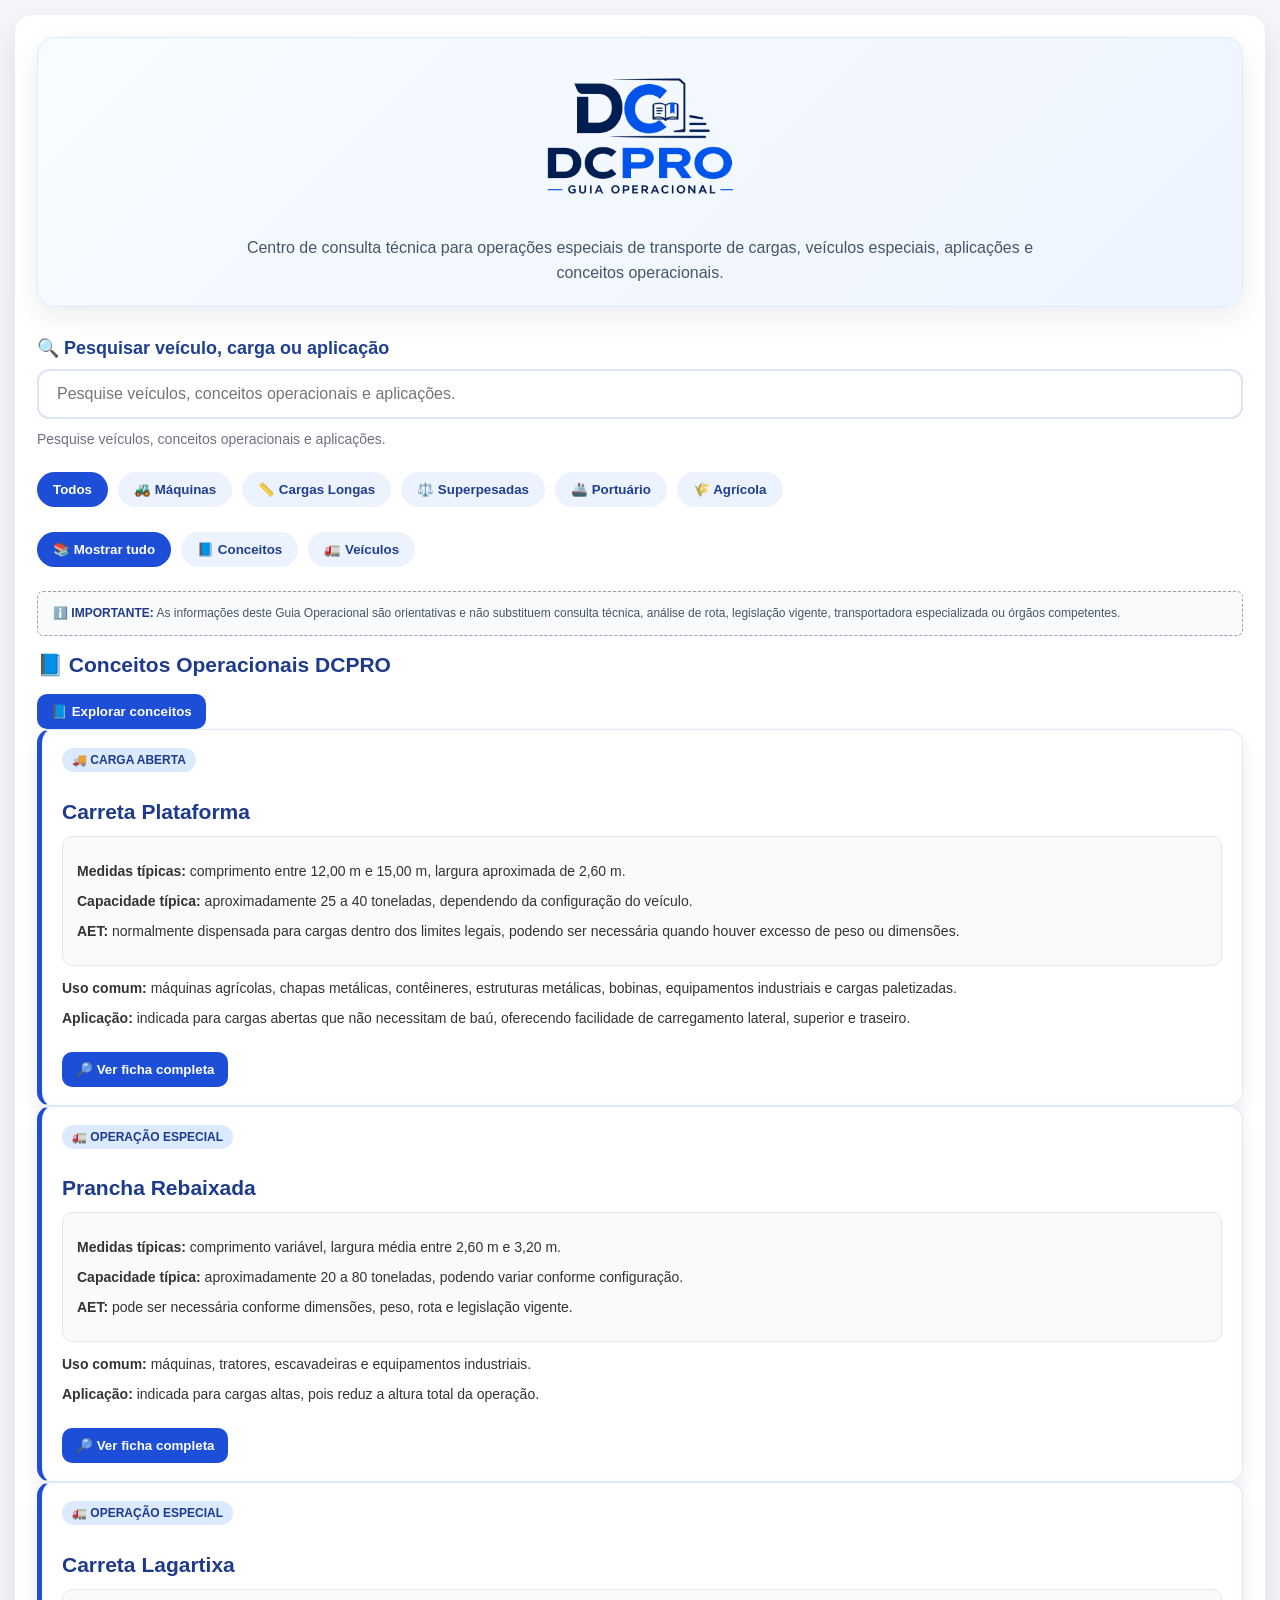
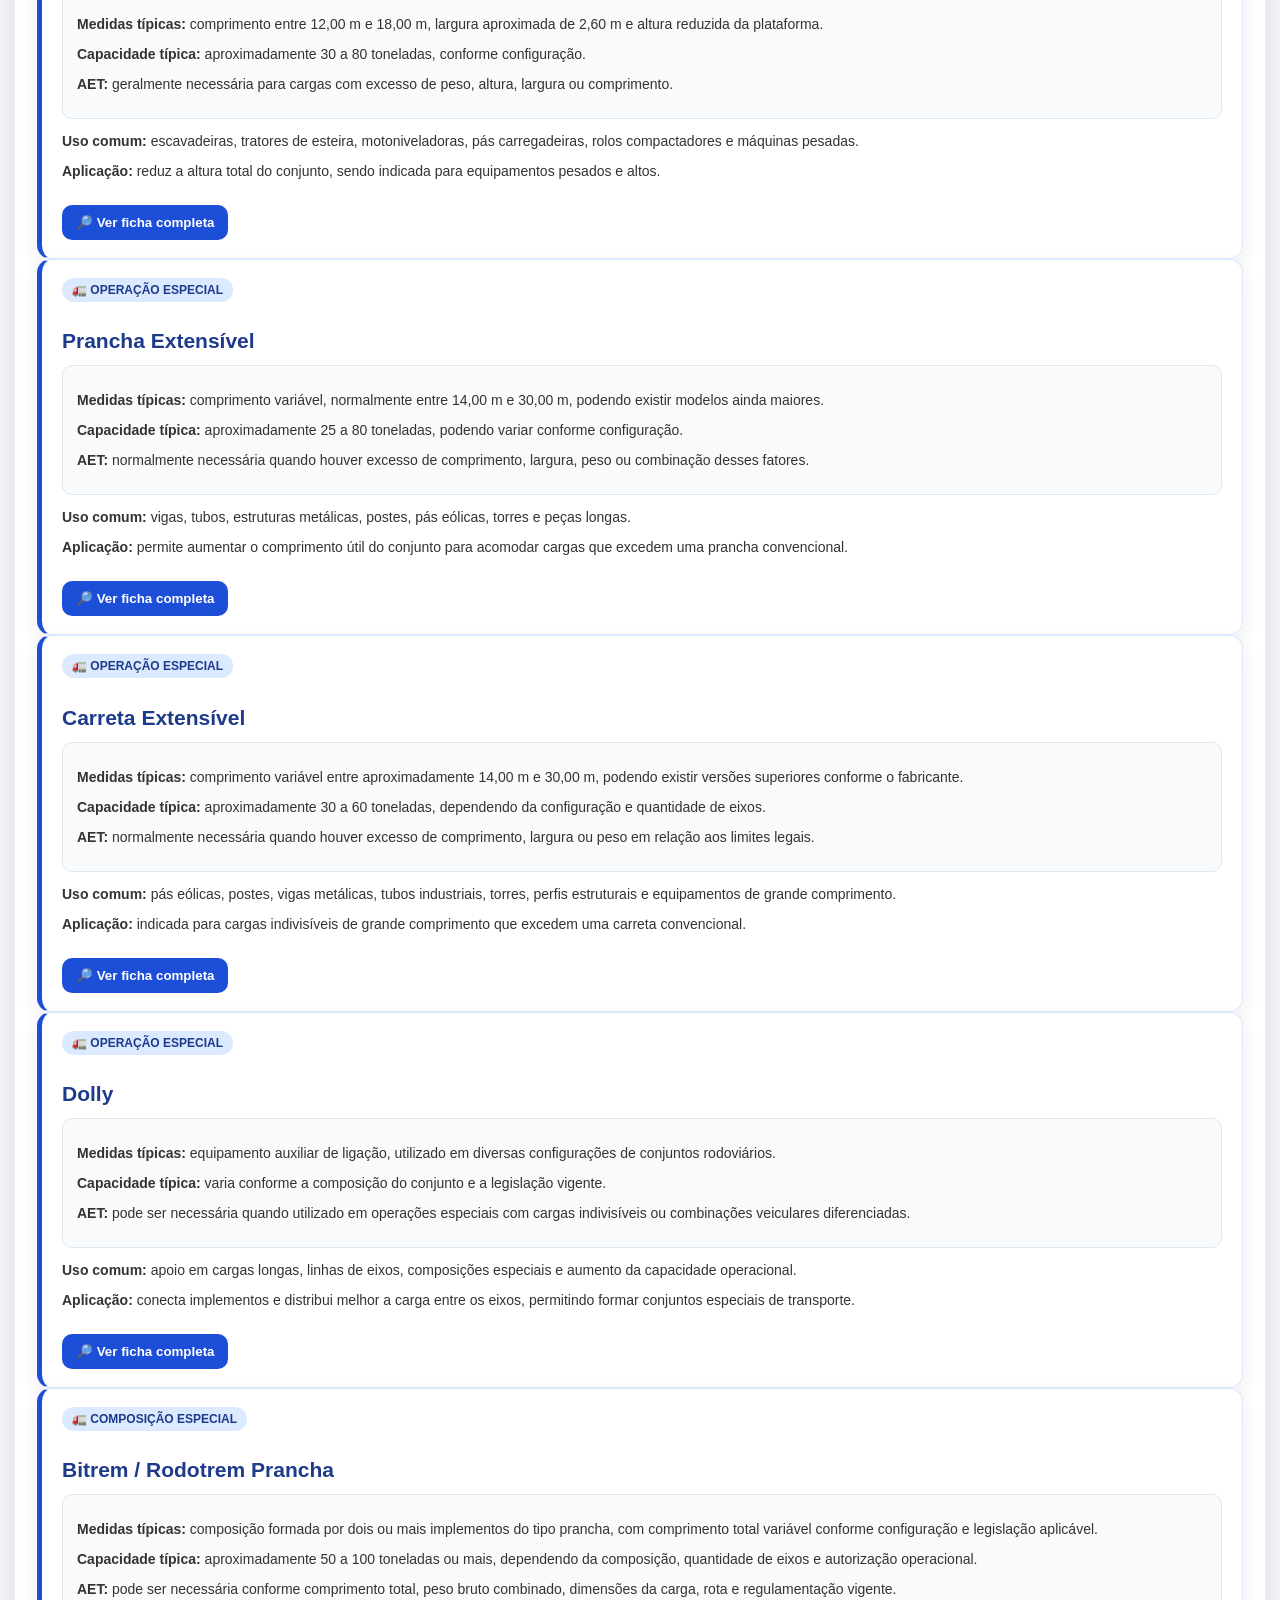
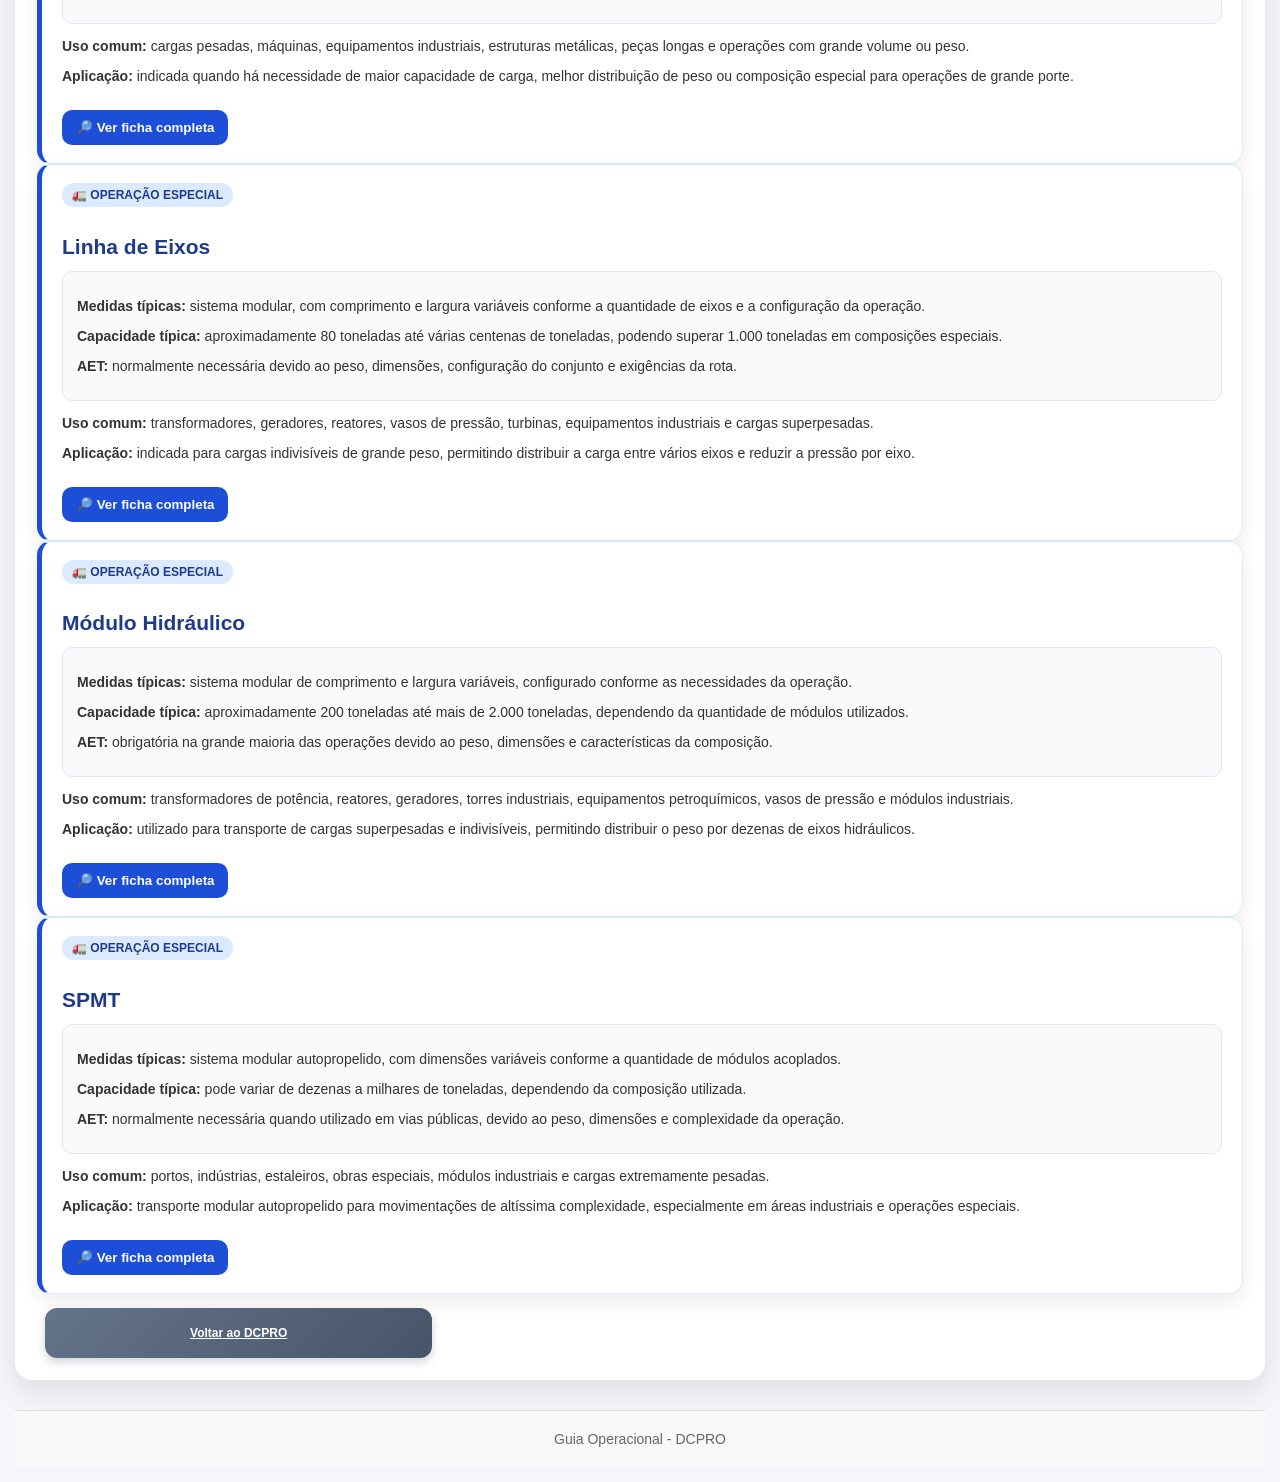
<file: src/veiculos-especiais-busca-inteligente.html>
<!DOCTYPE html>
<html lang="pt-BR">
<head>
  <meta charset="UTF-8" />
  <meta name="viewport" content="width=device-width, initial-scale=1.0" />
  <title>Veículos Especiais | DCPRO</title>

  <link rel="icon" type="image/png" href="../assets/img/favicon.png" />
  <link rel="stylesheet" href="../assets/css/style.css" />
  <link rel="stylesheet" href="../assets/css/guia.css" />

  
</head>

<body>
  <div class="container">
   <header class="guia-hero">
 <img
  src="../assets/logo/logo-guia-operacional.png"
  alt="Guia Operacional DCPRO"
  class="guia-logo"
/>

  <h1 class="titulo-seo">Guia Operacional DCPRO</h1>

  <p>
  Centro de consulta técnica para operações especiais de transporte de cargas,
  veículos especiais, aplicações e conceitos operacionais.
</p>

</header>
    
    <section class="biblioteca-busca">
  <label for="campo-busca-biblioteca">
    🔍 Pesquisar veículo, carga ou aplicação
  </label>

  <input
    type="text"
    id="campo-busca-biblioteca"
    placeholder="Pesquise veículos, conceitos operacionais e aplicações."
    oninput="filtrarBiblioteca()"
  />

  <p id="resultado-busca-biblioteca">
    Pesquise veículos, conceitos operacionais e aplicações.
  </p>
</section>
   
   <div class="filtros-biblioteca">

    <button class="btn-filtro ativo" onclick="filtrarCategoria('todos', this)">
        Todos
    </button>

    <button class="btn-filtro" onclick="filtrarCategoria('maquinas', this)">
        🚜 Máquinas
    </button>

    <button class="btn-filtro" onclick="filtrarCategoria('longas', this)">
        📏 Cargas Longas
    </button>

    <button class="btn-filtro" onclick="filtrarCategoria('superpesadas', this)">
        ⚖️ Superpesadas
    </button>

    <button class="btn-filtro" onclick="filtrarCategoria('portuario', this)">
        🚢 Portuário
    </button>

    <button class="btn-filtro" onclick="filtrarCategoria('agricola', this)">
        🌾 Agrícola
    </button>

</div>
   
   <div class="modo-guia">
  <button class="btn-modo ativo" onclick="mostrarModoGuia('todos', this)">
    📚 Mostrar tudo
  </button>

  <button class="btn-modo" onclick="mostrarModoGuia('conceitos', this)">
    📘 Conceitos
  </button>

  <button class="btn-modo" onclick="mostrarModoGuia('veiculos', this)">
    🚛 Veículos
  </button>
</div>
   
    <section class="nota-formal">
      ℹ️ <strong>IMPORTANTE:</strong>
      As informações deste Guia Operacional são orientativas e não substituem consulta técnica, análise de rota, legislação vigente, transportadora especializada ou órgãos competentes.
    </section>

<section class="conceitos-operacionais" id="secao-conceitos">
  <h2>📘 Conceitos Operacionais DCPRO</h2>

  <button class="btn-detalhes" onclick="togglePainelConceitos()">
    📘 Explorar conceitos
  </button>

  <div id="painel-conceitos" class="painel-conceitos">
    <div class="conceito-topo">
      <button class="btn-nav-conceito" onclick="mudarConceito(-1)">◀</button>

      <div>
        <h3 id="titulo-conceito">O que é AET?</h3>
        <span id="contador-conceito">1 / 6</span>
      </div>

      <button class="btn-nav-conceito" onclick="mudarConceito(1)">▶</button>
    </div>

    <div id="conteudo-conceito" class="conteudo-conceito"></div>
  </div>
</section>

<!-- 🚚 PLATAFORMAS CONVENCIONAIS -->

<article id="veiculo-prancha-rebaixada" class="card-biblioteca" data-categoria="maquinas industriais agricola" data-tags="carreta plataforma plataforma carga aberta cargas abertas máquina agricola maquinas agricolas maquinas agrícolas trator tratores empilhadeira empilhadeiras bobina bobinas chapa chapas metalicas chapas metálicas conteiner container contêiner contêineres estrutura metalica estruturas metalicas tubo tubos equipamento industrial equipamentos industriais carga paletizada cargas paletizadas carregamento lateral carregamento superior guindaste ponte rolante">

  <span class="selo-biblioteca">🚚 CARGA ABERTA</span>

  <h2>Carreta Plataforma</h2>

  <div class="info-tecnica">
    <p><strong>Medidas típicas:</strong> comprimento entre 12,00 m e 15,00 m, largura aproximada de 2,60 m.</p>

    <p><strong>Capacidade típica:</strong> aproximadamente 25 a 40 toneladas, dependendo da configuração do veículo.</p>

    <p><strong>AET:</strong> normalmente dispensada para cargas dentro dos limites legais, podendo ser necessária quando houver excesso de peso ou dimensões.</p>
  </div>

  <p><strong>Uso comum:</strong> máquinas agrícolas, chapas metálicas, contêineres, estruturas metálicas, bobinas, equipamentos industriais e cargas paletizadas.</p>

  <p><strong>Aplicação:</strong> indicada para cargas abertas que não necessitam de baú, oferecendo facilidade de carregamento lateral, superior e traseiro.</p>

  <button class="btn-detalhes" onclick="toggleDetalhes(this)">
    🔎 Ver ficha completa
  </button>

  <div class="detalhes-tecnicos">

    <h3>Ficha Técnica — Carreta Plataforma</h3>

    <p><strong>Quando utilizar:</strong> quando a carga não exige proteção contra intempéries e pode ser transportada sobre uma plataforma aberta.</p>

    <p><strong>Vantagens:</strong></p>

    <ul>
      <li>Grande versatilidade para diferentes tipos de carga.</li>
      <li>Facilidade de carregamento por guindastes e pontes rolantes.</li>
      <li>Permite carga e descarga pelos quatro lados.</li>
      <li>Baixo custo operacional em comparação aos equipamentos especiais.</li>
    </ul>

    <p><strong>Limitações:</strong></p>

    <ul>
      <li>Não protege a carga contra chuva ou intempéries.</li>
      <li>Necessita amarração adequada.</li>
      <li>Pode exigir lonamento dependendo da carga transportada.</li>
      <li>Limitada para cargas muito altas ou extremamente pesadas.</li>
    </ul>

    <p><strong>Complexidade operacional:</strong> ⭐⭐⭐☆☆ Média.</p>

    <p><strong>Necessidade de AET:</strong> somente quando houver excesso de peso, largura, comprimento ou altura em relação aos limites estabelecidos pela legislação.</p>

    <p><strong>Exemplos reais:</strong> tratores agrícolas, empilhadeiras, bobinas de aço, chapas metálicas, tubos, contêineres, equipamentos industriais e estruturas metálicas.</p>

    <p><strong>Dica DCPRO:</strong> é uma das carretas mais versáteis do transporte rodoviário. Sempre confira o centro de gravidade da carga e a distribuição do peso sobre os eixos.</p>

    <p><strong>Curiosidade DCPRO:</strong> apesar de simples, a plataforma continua sendo uma das implementações mais utilizadas no transporte de cargas industriais devido à sua flexibilidade.</p>

    <p><strong>Veículos semelhantes:</strong> Prancha Rebaixada, Carreta Extensível e Bitrem Prancha.</p>

  </div>

</article>

<!-- 🚛 PRANCHAS -->

<article id="veiculo-prancha-rebaixada" class="card-biblioteca" data-categoria="maquinas industriais agricola" data-tags="prancha rebaixada carreta prancha baixa escavadeira escavadeiras trator tratores colheitadeira colheitadeiras motoniveladora motoniveladoras pa carregadeira pas carregadeiras rolo compactador rolos compactadores maquina pesada maquinas pesadas equipamento industrial equipamentos industriais carga alta altura excesso de altura transporte de maquinas prancha para maquina plataforma baixa">
  <span class="selo-biblioteca">🚛 OPERAÇÃO ESPECIAL</span>

  <h2>Prancha Rebaixada</h2>

  <div class="info-tecnica">
    <p><strong>Medidas típicas:</strong> comprimento variável, largura média entre 2,60 m e 3,20 m.</p>
    <p><strong>Capacidade típica:</strong> aproximadamente 20 a 80 toneladas, podendo variar conforme configuração.</p>
    <p><strong>AET:</strong> pode ser necessária conforme dimensões, peso, rota e legislação vigente.</p>
  </div>

  <p><strong>Uso comum:</strong> máquinas, tratores, escavadeiras e equipamentos industriais.</p>
  <p><strong>Aplicação:</strong> indicada para cargas altas, pois reduz a altura total da operação.</p>

  <button class="btn-detalhes" onclick="toggleDetalhes(this)">
    🔎 Ver ficha completa
  </button>

  <div class="detalhes-tecnicos">
    <h3>Ficha Técnica — Prancha Rebaixada</h3>

    <p><strong>Quando utilizar:</strong> quando a principal limitação da operação for a altura da carga. A prancha rebaixada reduz a altura total do conjunto, permitindo transportar equipamentos altos com maior segurança.</p>

    <p><strong>Vantagens:</strong></p>
    <ul>
      <li>Reduz significativamente a altura total da operação.</li>
      <li>Boa estabilidade para máquinas pesadas.</li>
      <li>Facilita o transporte de equipamentos de grande porte.</li>
      <li>Pode reduzir desvios por limitações de altura.</li>
    </ul>

    <p><strong>Limitações:</strong></p>
    <ul>
      <li>Exige atenção no carregamento e descarregamento.</li>
      <li>Pode necessitar de rampas apropriadas.</li>
      <li>O ângulo de ataque pode limitar alguns equipamentos.</li>
      <li>Pode exigir AET conforme peso, rota e dimensões finais.</li>
    </ul>

    <p><strong>Complexidade operacional:</strong> ⭐⭐⭐⭐☆ Alta.</p>

    <p><strong>Necessidade de AET:</strong> depende do PBTC, largura final, altura final, comprimento total, rota e órgão responsável pela via.</p>

    <p><strong>Exemplos reais:</strong> escavadeiras, tratores, motoniveladoras, pás carregadeiras, rolos compactadores, colheitadeiras, perfuratrizes, britadores móveis e máquinas florestais.</p>

    <p><strong>Dica DCPRO:</strong> antes de escolher uma plataforma convencional, compare a altura final da operação. Em muitos casos, a prancha rebaixada é mais adequada quando o principal problema é altura.</p>

    <p><strong>Curiosidade DCPRO:</strong> existem diferentes configurações de prancha rebaixada, como modelos de 2 eixos, 3 eixos, pescoço removível e versões hidráulicas. A escolha depende do peso, dimensões, distribuição da carga e percurso.</p>

    <p><strong>Veículos semelhantes:</strong> Prancha Extensível, Carreta Lagartixa, Carreta Plataforma e Linha de Eixos.</p>
  </div>
</article>

<article class="card-biblioteca" data-categoria="maquinas industriais" data-tags="carreta lagartixa lagartixa prancha lagartixa maquina pesada maquinas pesadas escavadeira escavadeiras trator de esteira tratores de esteira motoniveladora motoniveladoras pa carregadeira pas carregadeiras rolo compactador rolos compactadores perfuratriz perfuratrizes britador britadores guindaste sobre esteira altura carga alta centro de gravidade baixo plataforma rebaixada">

  <span class="selo-biblioteca">🚛 OPERAÇÃO ESPECIAL</span>

  <h2>Carreta Lagartixa</h2>

  <div class="info-tecnica">
    <p><strong>Medidas típicas:</strong> comprimento entre 12,00 m e 18,00 m, largura aproximada de 2,60 m e altura reduzida da plataforma.</p>

    <p><strong>Capacidade típica:</strong> aproximadamente 30 a 80 toneladas, conforme configuração.</p>

    <p><strong>AET:</strong> geralmente necessária para cargas com excesso de peso, altura, largura ou comprimento.</p>
  </div>

  <p><strong>Uso comum:</strong> escavadeiras, tratores de esteira, motoniveladoras, pás carregadeiras, rolos compactadores e máquinas pesadas.</p>

  <p><strong>Aplicação:</strong> reduz a altura total do conjunto, sendo indicada para equipamentos pesados e altos.</p>

  <button class="btn-detalhes" onclick="toggleDetalhes(this)">
    🔎 Ver ficha completa
  </button>

  <div class="detalhes-tecnicos">

    <h3>Ficha Técnica — Carreta Lagartixa</h3>

    <p><strong>Quando utilizar:</strong> quando a operação exigir transportar máquinas pesadas mantendo a menor altura possível em relação ao solo.</p>

    <p><strong>Vantagens:</strong></p>

    <ul>
      <li>Excelente estabilidade para máquinas pesadas.</li>
      <li>Centro de gravidade reduzido.</li>
      <li>Facilita o transporte de equipamentos altos.</li>
      <li>Boa distribuição de peso entre os eixos.</li>
    </ul>

    <p><strong>Limitações:</strong></p>

    <ul>
      <li>Necessita áreas adequadas para carga e descarga.</li>
      <li>Possui limitações em terrenos muito irregulares.</li>
      <li>Algumas operações exigem rampas específicas.</li>
      <li>Frequentemente necessita AET.</li>
    </ul>

    <p><strong>Complexidade operacional:</strong> ⭐⭐⭐⭐⭐ Muito Alta.</p>

    <p><strong>Necessidade de AET:</strong> bastante comum quando houver excesso de peso, altura, largura ou quando a rota possuir restrições.</p>

    <p><strong>Exemplos reais:</strong> tratores de esteira, escavadeiras hidráulicas, perfuratrizes, guindastes sobre esteiras, britadores móveis e equipamentos de mineração.</p>

    <p><strong>Dica DCPRO:</strong> quando a limitação principal for a altura da máquina, a Carreta Lagartixa normalmente oferece melhor desempenho que uma plataforma convencional.</p>

    <p><strong>Curiosidade DCPRO:</strong> o nome "Lagartixa" surgiu devido ao formato do pescoço rebaixado do implemento, permitindo transportar máquinas mais próximas ao solo.</p>

    <p><strong>Veículos semelhantes:</strong> Prancha Rebaixada, Linha de Eixos, Módulo Hidráulico e SPMT.</p>

  </div>

</article>

<article id="veiculo-prancha-extensivel" class="card-biblioteca" data-categoria="longas industriais" data-tags="prancha extensivel prancha extensiva extensivel extensiva pa eolica pas eolicas eolica eolicas aerogerador aerogeradores helice helices viga vigas tubo tubos poste postes estrutura metalica estruturas metalicas torre torres perfil metalico perfis metalicos carga longa comprimento excesso de comprimento transporte longo peça longa peca longa longarina longarinas">
  <span class="selo-biblioteca">🚛 OPERAÇÃO ESPECIAL</span>

  <h2>Prancha Extensível</h2>

  <div class="info-tecnica">
    <p><strong>Medidas típicas:</strong> comprimento variável, normalmente entre 14,00 m e 30,00 m, podendo existir modelos ainda maiores.</p>
    <p><strong>Capacidade típica:</strong> aproximadamente 25 a 80 toneladas, podendo variar conforme configuração.</p>
    <p><strong>AET:</strong> normalmente necessária quando houver excesso de comprimento, largura, peso ou combinação desses fatores.</p>
  </div>

  <p><strong>Uso comum:</strong> vigas, tubos, estruturas metálicas, postes, pás eólicas, torres e peças longas.</p>
  <p><strong>Aplicação:</strong> permite aumentar o comprimento útil do conjunto para acomodar cargas que excedem uma prancha convencional.</p>

  <button class="btn-detalhes" onclick="toggleDetalhes(this)">
    🔎 Ver ficha completa
  </button>

  <div class="detalhes-tecnicos">
    <h3>Ficha Técnica — Prancha Extensível</h3>

    <p><strong>Quando utilizar:</strong> quando o principal desafio da operação for o comprimento da carga. A prancha extensível aumenta o comprimento útil do equipamento, permitindo transportar cargas indivisíveis longas com maior segurança.</p>

    <p><strong>Vantagens:</strong></p>
    <ul>
      <li>Permite transportar cargas extremamente longas.</li>
      <li>Maior flexibilidade operacional.</li>
      <li>Boa distribuição do peso entre os eixos.</li>
      <li>Reduz necessidade de improvisações.</li>
    </ul>

    <p><strong>Limitações:</strong></p>
    <ul>
      <li>Menor agilidade em manobras.</li>
      <li>Exige maior raio de curva.</li>
      <li>Pode exigir cavalo mecânico mais potente.</li>
      <li>Frequentemente necessita AET.</li>
    </ul>

    <p><strong>Complexidade operacional:</strong> ⭐⭐⭐⭐☆ Alta.</p>
    <p><strong>Necessidade de AET:</strong> normalmente necessária quando houver excesso de comprimento, combinação de excessos dimensionais ou exigência da rota.</p>
    <p><strong>Exemplos reais:</strong> pás eólicas, postes de concreto, tubos industriais, vigas metálicas, estruturas pré-moldadas, torres e longarinas.</p>
    <p><strong>Dica DCPRO:</strong> quando o problema principal da operação for o comprimento da carga, a prancha extensível costuma ser a solução mais eficiente.</p>
    <p><strong>Curiosidade DCPRO:</strong> existem modelos telescópicos hidráulicos e mecânicos capazes de atingir mais de 40 metros de comprimento útil.</p>
    <p><strong>Veículos semelhantes:</strong> Prancha Rebaixada, Carreta Extensível, Linha de Eixos e Dolly.</p>
  </div>
</article>

<article class="card-biblioteca" data-categoria="longas industriais" data-tags="carreta extensivel carreta extensiva extensivel extensiva pa eolica pas eolicas eolica eolicas aerogerador aerogeradores poste postes viga vigas tubo tubos torre torres perfil estrutural perfis estruturais longarina longarinas carga longa comprimento excesso de comprimento peça longa peca longa carreta para carga longa">

  <span class="selo-biblioteca">🚛 OPERAÇÃO ESPECIAL</span>

  <h2>Carreta Extensível</h2>

  <div class="info-tecnica">

    <p><strong>Medidas típicas:</strong> comprimento variável entre aproximadamente 14,00 m e 30,00 m, podendo existir versões superiores conforme o fabricante.</p>

    <p><strong>Capacidade típica:</strong> aproximadamente 30 a 60 toneladas, dependendo da configuração e quantidade de eixos.</p>

    <p><strong>AET:</strong> normalmente necessária quando houver excesso de comprimento, largura ou peso em relação aos limites legais.</p>

  </div>

  <p><strong>Uso comum:</strong> pás eólicas, postes, vigas metálicas, tubos industriais, torres, perfis estruturais e equipamentos de grande comprimento.</p>

  <p><strong>Aplicação:</strong> indicada para cargas indivisíveis de grande comprimento que excedem uma carreta convencional.</p>

  <button class="btn-detalhes" onclick="toggleDetalhes(this)">
    🔎 Ver ficha completa
  </button>

  <div class="detalhes-tecnicos">

    <h3>Ficha Técnica — Carreta Extensível</h3>

    <p><strong>Quando utilizar:</strong> quando a principal limitação da operação for o comprimento da carga e uma plataforma convencional não for suficiente.</p>

    <p><strong>Vantagens:</strong></p>

    <ul>
      <li>Grande capacidade para cargas longas.</li>
      <li>Comprimento ajustável conforme a necessidade.</li>
      <li>Boa estabilidade para peças estruturais.</li>
      <li>Menor custo operacional que sistemas modulares.</li>
    </ul>

    <p><strong>Limitações:</strong></p>

    <ul>
      <li>Raio de curva elevado.</li>
      <li>Manobras mais complexas.</li>
      <li>Pode exigir escolta dependendo da rota.</li>
      <li>Frequentemente necessita AET.</li>
    </ul>

    <p><strong>Complexidade operacional:</strong> ⭐⭐⭐⭐☆ Alta.</p>

    <p><strong>Necessidade de AET:</strong> normalmente necessária quando houver excesso de comprimento, combinação dimensional ou exigência específica da rota.</p>

    <p><strong>Exemplos reais:</strong> pás eólicas, postes de concreto, tubos de grande diâmetro, vigas metálicas, perfis estruturais, longarinas e torres de transmissão.</p>

    <p><strong>Dica DCPRO:</strong> antes de escolher uma Linha de Eixos ou um Módulo Hidráulico, verifique se a limitação da carga é apenas o comprimento. Muitas operações podem ser executadas com uma Carreta Extensível.</p>

    <p><strong>Curiosidade DCPRO:</strong> alguns modelos possuem sistema telescópico hidráulico que permite aumentar o comprimento útil rapidamente sem necessidade de desmontagem.</p>

    <p><strong>Veículos semelhantes:</strong> Prancha Extensível, Carreta Plataforma, Linha de Eixos e Dolly.</p>

  </div>

</article>

<!-- 🔗 COMPOSIÇÕES ESPECIAIS -->

<article class="card-biblioteca" data-categoria="longas superpesadas industriais" data-tags="dolly dolly de apoio apoio eixo eixos composição especial composicao especial carga longa comprimento carga pesada peso distribuição de peso distribuicao de peso linha de eixos linhas de eixos prancha extensivel carreta extensivel pa eolica pas eolicas viga vigas transformador transformadores modulo industrial modulos industriais">

  <span class="selo-biblioteca">🚛 OPERAÇÃO ESPECIAL</span>

  <h2>Dolly</h2>

  <div class="info-tecnica">
    <p><strong>Medidas típicas:</strong> equipamento auxiliar de ligação, utilizado em diversas configurações de conjuntos rodoviários.</p>

    <p><strong>Capacidade típica:</strong> varia conforme a composição do conjunto e a legislação vigente.</p>

    <p><strong>AET:</strong> pode ser necessária quando utilizado em operações especiais com cargas indivisíveis ou combinações veiculares diferenciadas.</p>
  </div>

  <p><strong>Uso comum:</strong> apoio em cargas longas, linhas de eixos, composições especiais e aumento da capacidade operacional.</p>

  <p><strong>Aplicação:</strong> conecta implementos e distribui melhor a carga entre os eixos, permitindo formar conjuntos especiais de transporte.</p>

  <button class="btn-detalhes" onclick="toggleDetalhes(this)">
    🔎 Ver ficha completa
  </button>

  <div class="detalhes-tecnicos">

    <h3>Ficha Técnica — Dolly</h3>

    <p><strong>Quando utilizar:</strong> quando houver necessidade de conectar implementos ou criar composições especiais para transportar cargas longas ou muito pesadas.</p>

    <p><strong>Vantagens:</strong></p>

    <ul>
      <li>Grande flexibilidade na montagem de conjuntos especiais.</li>
      <li>Melhora a distribuição do peso entre os eixos.</li>
      <li>Permite transportar cargas muito longas.</li>
      <li>Reduz a concentração de carga sobre um único eixo.</li>
    </ul>

    <p><strong>Limitações:</strong></p>

    <ul>
      <li>Exige planejamento operacional.</li>
      <li>Maior raio de giro.</li>
      <li>Necessita motoristas experientes.</li>
      <li>Pode exigir escolta e AET.</li>
    </ul>

    <p><strong>Complexidade operacional:</strong> ⭐⭐⭐⭐☆ Alta.</p>

    <p><strong>Necessidade de AET:</strong> comum em operações com excesso de comprimento, peso ou combinações especiais de veículos.</p>

    <p><strong>Exemplos reais:</strong> transporte de pás eólicas, transformadores, vigas metálicas, torres de transmissão, módulos industriais e linhas de eixos.</p>

    <p><strong>Dica DCPRO:</strong> o Dolly não é utilizado sozinho. Ele faz parte de uma composição especial, aumentando a capacidade e a flexibilidade do conjunto transportador.</p>

    <p><strong>Curiosidade DCPRO:</strong> existem modelos de Dolly com diferentes quantidades de eixos e sistemas de direção, permitindo adaptações para diversos tipos de carga.</p>

    <p><strong>Veículos semelhantes:</strong> Linha de Eixos, Módulo Hidráulico, SPMT e Carreta Extensível.</p>

  </div>

</article>

<article class="card-biblioteca" data-categoria="maquinas longas superpesadas industriais agricola" data-tags="bitrem rodotrem bitrem prancha rodotrem prancha composição especial composicao especial carga pesada cargas pesadas carga longa cargas longas grande volume peso capacidade alta distribuição de peso distribuicao de peso maquinas pesadas máquinas pesadas equipamento industrial equipamentos industriais estrutura metalica estruturas metalicas tubo tubos peça industrial peca industrial peças industriais pecas industriais carga indivisivel carga indivisível múltiplas viagens multiplas viagens">

  <span class="selo-biblioteca">🚛 COMPOSIÇÃO ESPECIAL</span>

  <h2>Bitrem / Rodotrem Prancha</h2>

  <div class="info-tecnica">

    <p><strong>Medidas típicas:</strong> composição formada por dois ou mais implementos do tipo prancha, com comprimento total variável conforme configuração e legislação aplicável.</p>

    <p><strong>Capacidade típica:</strong> aproximadamente 50 a 100 toneladas ou mais, dependendo da composição, quantidade de eixos e autorização operacional.</p>

    <p><strong>AET:</strong> pode ser necessária conforme comprimento total, peso bruto combinado, dimensões da carga, rota e regulamentação vigente.</p>

  </div>

  <p><strong>Uso comum:</strong> cargas pesadas, máquinas, equipamentos industriais, estruturas metálicas, peças longas e operações com grande volume ou peso.</p>

  <p><strong>Aplicação:</strong> indicada quando há necessidade de maior capacidade de carga, melhor distribuição de peso ou composição especial para operações de grande porte.</p>

  <button class="btn-detalhes" onclick="toggleDetalhes(this)">
    🔎 Ver ficha completa
  </button>

  <div class="detalhes-tecnicos">

    <h3>Ficha Técnica — Bitrem / Rodotrem Prancha</h3>

    <p><strong>Quando utilizar:</strong> quando a operação exige maior capacidade de transporte do que uma carreta simples, especialmente em cargas pesadas, longas ou com necessidade de melhor distribuição de peso entre os eixos.</p>

    <p><strong>Vantagens:</strong></p>

    <ul>
      <li>Maior capacidade de carga em comparação a uma carreta simples.</li>
      <li>Melhor distribuição de peso entre os conjuntos de eixos.</li>
      <li>Boa alternativa para operações com grande volume ou peso.</li>
      <li>Pode reduzir a necessidade de múltiplas viagens em algumas operações.</li>
    </ul>

    <p><strong>Limitações:</strong></p>

    <ul>
      <li>Maior comprimento total da composição.</li>
      <li>Manobras mais complexas.</li>
      <li>Nem todas as rotas permitem circulação desse tipo de conjunto.</li>
      <li>Pode exigir AET, escolta ou estudo de rota conforme a operação.</li>
    </ul>

    <p><strong>Complexidade operacional:</strong> ⭐⭐⭐⭐☆ Alta.</p>

    <p><strong>Necessidade de AET:</strong> pode ser necessária quando houver excesso de comprimento, peso, largura, altura ou quando a configuração da composição exigir autorização específica.</p>

    <p><strong>Exemplos reais:</strong> máquinas pesadas, equipamentos agrícolas, estruturas metálicas, tubos, peças industriais, módulos de menor porte e cargas indivisíveis com maior demanda de capacidade.</p>

    <p><strong>Dica DCPRO:</strong> antes de utilizar múltiplos veículos menores, avalie se uma composição Bitrem ou Rodotrem Prancha pode reduzir viagens e melhorar a distribuição da carga.</p>

    <p><strong>Curiosidade DCPRO:</strong> o uso desse tipo de composição depende fortemente da rota, da legislação vigente e da configuração autorizada. Por isso, nem sempre a maior capacidade significa maior viabilidade operacional.</p>

    <p><strong>Veículos semelhantes:</strong> Carreta Plataforma, Carreta Extensível, Dolly, Linha de Eixos e Prancha Rebaixada.</p>

  </div>

</article>

<!-- ⚙️ SISTEMAS MODULARES -->

<article class="card-biblioteca" data-categoria="superpesadas industriais" data-tags="linha de eixos linhas de eixos eixo eixos modular modulo modulos carga superpesada superpesada superpesado peso extremo peso elevado carga indivisivel carga indivisível transformador transformadores gerador geradores reator reatores turbina turbinas vaso de pressão vasos de pressão vaso de pressao vasos de pressao rotor rotores estator estatores equipamento industrial equipamentos industriais distribuição por eixo distribuicao por eixo">

  <span class="selo-biblioteca">🚛 OPERAÇÃO ESPECIAL</span>

  <h2>Linha de Eixos</h2>

  <div class="info-tecnica">
    <p><strong>Medidas típicas:</strong> sistema modular, com comprimento e largura variáveis conforme a quantidade de eixos e a configuração da operação.</p>
    <p><strong>Capacidade típica:</strong> aproximadamente 80 toneladas até várias centenas de toneladas, podendo superar 1.000 toneladas em composições especiais.</p>
    <p><strong>AET:</strong> normalmente necessária devido ao peso, dimensões, configuração do conjunto e exigências da rota.</p>
  </div>

  <p><strong>Uso comum:</strong> transformadores, geradores, reatores, vasos de pressão, turbinas, equipamentos industriais e cargas superpesadas.</p>
  <p><strong>Aplicação:</strong> indicada para cargas indivisíveis de grande peso, permitindo distribuir a carga entre vários eixos e reduzir a pressão por eixo.</p>

  <button class="btn-detalhes" onclick="toggleDetalhes(this)">
    🔎 Ver ficha completa
  </button>

  <div class="detalhes-tecnicos">
    <h3>Ficha Técnica — Linha de Eixos</h3>

    <p><strong>Quando utilizar:</strong> quando a carga possui peso elevado, centro de gravidade crítico ou necessidade de distribuição especial de carga entre vários eixos.</p>

    <p><strong>Configurações comuns:</strong></p>
    <ul>
      <li>Linha de 4 eixos.</li>
      <li>Linha de 6 eixos.</li>
      <li>Linha de 8 eixos.</li>
      <li>Linhas combinadas em paralelo ou em série.</li>
      <li>Composições modulares com direção hidráulica.</li>
    </ul>

    <p><strong>Vantagens:</strong></p>
    <ul>
      <li>Alta capacidade de carga.</li>
      <li>Excelente distribuição de peso por eixo.</li>
      <li>Grande flexibilidade de configuração.</li>
      <li>Indicado para cargas superpesadas e indivisíveis.</li>
    </ul>

    <p><strong>Limitações:</strong></p>
    <ul>
      <li>Operação de alta complexidade.</li>
      <li>Exige estudo de rota detalhado.</li>
      <li>Normalmente requer escolta e planejamento técnico.</li>
      <li>Baixa agilidade em manobras e deslocamentos urbanos.</li>
    </ul>

    <p><strong>Complexidade operacional:</strong> ⭐⭐⭐⭐⭐ Especial.</p>
    <p><strong>Necessidade de AET:</strong> normalmente necessária, especialmente em operações com excesso de peso, largura, comprimento, altura ou necessidade de análise estrutural da rota.</p>
    <p><strong>Exemplos reais:</strong> transformadores de potência, geradores, reatores industriais, turbinas, vasos de pressão, rotores, estatores e grandes módulos industriais.</p>
    <p><strong>Dica DCPRO:</strong> quando o principal problema for peso e distribuição por eixo, a Linha de Eixos costuma ser mais adequada que pranchas convencionais.</p>
    <p><strong>Curiosidade DCPRO:</strong> a Linha de Eixos não é um veículo único, mas um sistema modular configurado conforme peso, dimensões, rota e características da carga.</p>
    <p><strong>Veículos semelhantes:</strong> Módulo Hidráulico, SPMT, Dolly e Prancha Rebaixada.</p>
  </div>

</article>

<article class="card-biblioteca" data-categoria="superpesadas industriais portuario" data-tags="modulo hidraulico módulo hidráulico modulo hidráulico módulo hidraulico modulos hidraulicos módulos hidráulicos carga superpesada superpesada superpesado peso extremo peso elevado transformador transformadores reator reatores gerador geradores vaso de pressão vasos de pressão vaso de pressao vasos de pressao petroquimico petroquimica usina hidreletrica hidreletrica estrutura metalica modulo industrial modulos industriais suspensão hidráulica suspensao hidraulica">

  <span class="selo-biblioteca">🚛 OPERAÇÃO ESPECIAL</span>

  <h2>Módulo Hidráulico</h2>

  <div class="info-tecnica">
    <p><strong>Medidas típicas:</strong> sistema modular de comprimento e largura variáveis, configurado conforme as necessidades da operação.</p>

    <p><strong>Capacidade típica:</strong> aproximadamente 200 toneladas até mais de 2.000 toneladas, dependendo da quantidade de módulos utilizados.</p>

    <p><strong>AET:</strong> obrigatória na grande maioria das operações devido ao peso, dimensões e características da composição.</p>
  </div>

  <p><strong>Uso comum:</strong> transformadores de potência, reatores, geradores, torres industriais, equipamentos petroquímicos, vasos de pressão e módulos industriais.</p>

  <p><strong>Aplicação:</strong> utilizado para transporte de cargas superpesadas e indivisíveis, permitindo distribuir o peso por dezenas de eixos hidráulicos.</p>

  <button class="btn-detalhes" onclick="toggleDetalhes(this)">
    🔎 Ver ficha completa
  </button>

  <div class="detalhes-tecnicos">

    <h3>Ficha Técnica — Módulo Hidráulico</h3>

    <p><strong>Quando utilizar:</strong> quando o peso da carga ultrapassar a capacidade das linhas de eixos convencionais ou quando houver necessidade de grande capacidade de distribuição de carga.</p>

    <p><strong>Configurações comuns:</strong></p>

    <ul>
      <li>Módulos de 4 linhas de eixos.</li>
      <li>Módulos de 6 linhas de eixos.</li>
      <li>Módulos de 8 linhas de eixos.</li>
      <li>Composições paralelas.</li>
      <li>Composições longitudinais.</li>
      <li>Conjuntos hidráulicos sincronizados.</li>
    </ul>

    <p><strong>Vantagens:</strong></p>

    <ul>
      <li>Capacidade extremamente elevada.</li>
      <li>Distribuição uniforme da carga.</li>
      <li>Grande estabilidade operacional.</li>
      <li>Permite adaptar a composição conforme o projeto.</li>
    </ul>

    <p><strong>Limitações:</strong></p>

    <ul>
      <li>Operação extremamente especializada.</li>
      <li>Necessita engenharia de transporte.</li>
      <li>Elevado custo operacional.</li>
      <li>Normalmente exige estudo detalhado de rota.</li>
    </ul>

    <p><strong>Complexidade operacional:</strong> ⭐⭐⭐⭐⭐ Especial.</p>

    <p><strong>Necessidade de AET:</strong> praticamente obrigatória, podendo também exigir autorizações complementares, estudos estruturais, escolta especializada e acompanhamento dos órgãos competentes.</p>

    <p><strong>Exemplos reais:</strong> transformadores acima de 300 toneladas, reatores petroquímicos, equipamentos para usinas hidrelétricas, vasos de pressão, módulos industriais e grandes estruturas metálicas.</p>

    <p><strong>Dica DCPRO:</strong> quando a carga ultrapassar a capacidade de uma Linha de Eixos convencional, o Módulo Hidráulico costuma ser a alternativa mais utilizada em operações de grande porte.</p>

    <p><strong>Curiosidade DCPRO:</strong> cada módulo possui suspensão hidráulica independente, permitindo compensar irregularidades do terreno e distribuir melhor o peso durante toda a operação.</p>

    <p><strong>Veículos semelhantes:</strong> Linha de Eixos, SPMT e Dolly.</p>

  </div>

</article>

<article class="card-biblioteca" data-categoria="superpesadas industriais portuario" data-tags="spmt self propelled modular transporter transportador modular autopropelido modulo autopropelido módulos autopropelidos modulos autopropelidos porto portos industria industrias estaleiro estaleiros obra especial obras especiais offshore plataforma plataformas casco naval cascos navais transformador gigante transformadores gigantes petroquimico petroquimica ponte metalica pontes metalicas turbina turbinas carga extrema carga extremamente pesada peso extremo movimentação precisa movimentacao precisa">

  <span class="selo-biblioteca">🚛 OPERAÇÃO ESPECIAL</span>

  <h2>SPMT</h2>

  <div class="info-tecnica">
    <p><strong>Medidas típicas:</strong> sistema modular autopropelido, com dimensões variáveis conforme a quantidade de módulos acoplados.</p>

    <p><strong>Capacidade típica:</strong> pode variar de dezenas a milhares de toneladas, dependendo da composição utilizada.</p>

    <p><strong>AET:</strong> normalmente necessária quando utilizado em vias públicas, devido ao peso, dimensões e complexidade da operação.</p>
  </div>

  <p><strong>Uso comum:</strong> portos, indústrias, estaleiros, obras especiais, módulos industriais e cargas extremamente pesadas.</p>

  <p><strong>Aplicação:</strong> transporte modular autopropelido para movimentações de altíssima complexidade, especialmente em áreas industriais e operações especiais.</p>

  <button class="btn-detalhes" onclick="toggleDetalhes(this)">
    🔎 Ver ficha completa
  </button>

  <div class="detalhes-tecnicos">

    <h3>Ficha Técnica — SPMT</h3>

    <p><strong>Quando utilizar:</strong> quando a carga possui peso extremo, dimensões elevadas ou exige movimentação precisa em áreas industriais, portuárias ou obras especiais.</p>

    <p><strong>Vantagens:</strong></p>
    <ul>
      <li>Altíssima capacidade de carga.</li>
      <li>Movimentação precisa e controlada.</li>
      <li>Permite deslocamento lateral, diagonal e giro em espaços reduzidos.</li>
      <li>Composição modular adaptável ao projeto.</li>
    </ul>

    <p><strong>Limitações:</strong></p>
    <ul>
      <li>Operação extremamente especializada.</li>
      <li>Custo operacional elevado.</li>
      <li>Exige equipe técnica experiente.</li>
      <li>Normalmente utilizado em operações planejadas por engenharia de transporte.</li>
    </ul>

    <p><strong>Complexidade operacional:</strong> ⭐⭐⭐⭐⭐ Especial.</p>

    <p><strong>Necessidade de AET:</strong> pode ser necessária em deslocamentos por vias públicas. Em áreas internas, portos e plantas industriais, a exigência depende das normas locais e do planejamento da operação.</p>

    <p><strong>Exemplos reais:</strong> módulos industriais, plataformas, cascos navais, transformadores gigantes, equipamentos petroquímicos, pontes metálicas, turbinas e estruturas offshore.</p>

    <p><strong>Dica DCPRO:</strong> o SPMT é indicado quando a operação exige controle preciso de movimentação e capacidade muito acima dos veículos rodoviários convencionais.</p>

    <p><strong>Curiosidade DCPRO:</strong> SPMT significa <em>Self-Propelled Modular Transporter</em>. Ele possui propulsão própria e pode trabalhar em múltiplos módulos sincronizados.</p>

    <p><strong>Veículos semelhantes:</strong> Módulo Hidráulico, Linha de Eixos e Dolly.</p>

  </div>

</article>

    <div class="acoes-relatorio">
      <a href="../index.html" class="btn-clear">Voltar ao DCPRO</a>
    </div>
  </div>

  <div class="rodape">
   Guia Operacional - DCPRO
  </div>

  <script src="../assets/js/conceitos.js"></script>
  <script src="../assets/js/guia.js"></script>

</body>
</html>
</file>
<file: assets/css/style.css>
/* =====================================================
   DCPRO - Dimensionador de Carga Pro
   // Versão: 1.6 BETA
   Arquivo: style.css
===================================================== */

/* =====================================================
   RESET E CONFIGURAÇÕES GERAIS
===================================================== */

:root {
  --cor-primaria: #1e3a8a;
  --cor-secundaria: #2563eb;
  --cor-fundo: #f4f6f9;
  --cor-branco: #ffffff;
  --cor-texto: #333333;

  --radius-sm: 8px;
  --radius-md: 12px;
  --radius-lg: 18px;

  --shadow-sm: 0 4px 10px rgba(15, 23, 42, 0.16);
  --shadow-md: 0 8px 20px rgba(15, 23, 42, 0.08);
  --shadow-lg: 0 12px 30px rgba(15, 23, 42, 0.1);

  --transition-padrao: all 0.22s ease;
}

body {
  font-family: "Inter", sans-serif;
  margin: 15px;
  background-color: var(--cor-fundo);
  color: var(--cor-texto);
  font-size: 14px;
}
h1,
h2 {
  color: var(--cor-primaria);
  margin-bottom: 5px;
}

/* =====================================================
   CABEÇALHO E LOGO
===================================================== */

.hero-header {
  padding: 8px 18px 2px;
  border-radius: var(--radius-lg);
}

.hero-brand {
  width: 100%;
  display: flex;
  justify-content: center;
  align-items: center;
  text-align: center;
}

.logo-dcpro {
    width: 380px;
  max-width: 90%;
  height: auto;
  display: block;
  margin: 0 auto;
}

.hero-icon {
  width: 54px;
  height: 54px;
  border-radius: 14px;
  background: rgba(255, 255, 255, 0.16);
  display: flex;
  align-items: center;
  justify-content: center;
  font-size: 28px;
}

.hero-header h1 {
  color: white;
  margin: 0;
  font-size: 42px;
  line-height: 1;
  font-weight: 800;
  letter-spacing: -0.03em;
}

.hero-header p {
  margin: 10px 0 0;
  color: #dbeafe;
  font-size: 18px;
  line-height: 1.45;
  font-weight: 400;
  max-width: 650px;
}

.hero-kicker {
  font-size: 12px;
  text-transform: uppercase;
  letter-spacing: 0.08em;
  color: #bfdbfe;
  font-weight: 700;
  margin-bottom: 4px;
}
.container {
  max-width: 1400px;
  margin: 0 auto;
  background: #fff;
  padding: 22px;
  border-radius: 18px;
  box-shadow: 0 12px 30px rgba(15, 23, 42, 0.1);
}
.table-responsive {
  width: 100%;
  overflow-x: auto;
  overflow-y: auto;
  max-height: 460px; /* ~8 linhas visíveis; ajuste este valor pra mostrar mais/menos */
  margin-top: 18px;
  -webkit-overflow-scrolling: touch;
  touch-action: pan-x;
  border-radius: 16px;
  box-shadow: 0 8px 20px rgba(15, 23, 42, 0.08);
}

.table-responsive thead th {
  position: sticky;
  top: 0;
  z-index: 2;
}

/* =====================================================
   TABELA DE CARGA
===================================================== */

table {
  width: 100%;
  min-width: 980px;
  border-collapse: separate;
  border-spacing: 0;
  overflow: hidden;
  border-radius: 16px;
  background: var(--cor-branco);
}
th,
td {
  border: 1px solid #dbe3ef;
  padding: 10px 8px;
  text-align: center;
  vertical-align: middle;
}
th {
  background: linear-gradient(135deg, #1e3a8a, var(--cor-secundaria));
  color: white;
  font-size: 12px;
  font-weight: 800;
  padding: 14px 10px;
  letter-spacing: 0.02em;
  line-height: 1.25;
  white-space: nowrap;
}
input,
select {
  padding: 10px 12px;
  text-align: center;
  border: 1px solid #cbd5e1;
  border-radius: var(--radius-md);
  box-sizing: border-box;
  background: var(--cor-branco);
  transition: all 0.2s ease;
}
input:focus,
select:focus {
  outline: none;
  border-color: #3b82f6;
  box-shadow: 0 0 0 4px rgba(59, 130, 246, 0.15);
}
input.campo-invalido {
  border-color: #dc2626;
  background-color: #fef2f2;
}
input.campo-invalido:focus {
  box-shadow: 0 0 0 4px rgba(220, 38, 38, 0.15);
}
#tabela-carga tbody tr.linha-excedente {
  background-color: #fff7ed;
}
#tabela-carga tbody tr.linha-excedente td {
  border-color: #fb923c;
}
#tabela-carga tbody tr.linha-excedente .label-linha::after {
  content: " ⚠️";
}
input[type="number"] {
  width: 78px;
}

input[type="text"] {
  width: 125px;
  text-align: left;
}
select {
  width: 100%;
  text-align: left;
  font-weight: bold;
  color: var(--cor-primaria);
}

/* =====================================================
   SELEÇÃO DE VEÍCULOS
===================================================== */

.bloco-veiculo-personalizado {
  display: none;
  margin-top: 14px;
}

.veiculo-personalizado-card {
  background: #f8fafc;
  border: 1px solid #dbe3ef;
  border-radius: 14px;
  padding: 14px;
}

.veiculo-personalizado-titulo {
  color: var(--cor-primaria);
}

.veiculo-personalizado-ajuda {
  margin: 8px 0 0;
  color: #475569;
  font-size: 12px;
  line-height: 1.5;
}

.veiculo-personalizado-grid {
  display: grid;
  grid-template-columns: 1fr 1fr;
  gap: 10px;
  margin-top: 12px;
}

.secao-veiculo {
  margin: 18px 0 24px;
  padding: 22px;
  background: var(--cor-branco);
  border: 1px solid #dbe3ef;
  border-radius: var(--radius-lg);
  box-shadow: 0 8px 20px rgba(15, 23, 42, 0.06);
}

.secao-veiculo label {
  font-weight: 800 !important;
  color: #334155 !important;
  display: flex !important;
  align-items: center;
  gap: 6px;
  margin-bottom: 10px !important;
  font-size: 17px;
  line-height: 1.35;
}

/* =====================================================
   BOTÕES E CONTROLES
===================================================== */

  .btn-add,
.btn-clear,
.btn-consultar-guia{
    height:34px;
font-size:12px;
padding: 6px 12px;
    display:inline-flex;
    align-items:center;
    justify-content:center;
    gap:7px;
    border-radius:8px;
}

.btn-add,
.btn-clear,
.btn-calc,
.btn-pdf,
.btn-excel,
.btn-danger {
  border: none;
  color: white;
  cursor: pointer;
  font-weight: 800;
  border-radius: var(--radius-md);
  transition: all 0.22s ease;
  box-shadow: 0 4px 10px rgba(15, 23, 42, 0.18);
  display: inline-flex;
  align-items: center;
  justify-content: center;
  gap: 8px;
}

.btn-add:hover,
.btn-clear:hover,
.btn-calc:hover,
.btn-pdf:hover,
.btn-excel:hover,
.btn-danger:hover {
  transform: translateY(-2px);
  box-shadow: 0 8px 18px rgba(15, 23, 42, 0.22);
}

.btn-add {
  background: linear-gradient(135deg, #3b82f6, var(--cor-secundaria));
  padding: 8px 14px;
}

.btn-clear {
  background: linear-gradient(135deg, #64748b, #475569);
  padding: 8px 14px;
  margin-left: 8px;
}

.btn-danger {
  background: linear-gradient(135deg, #ef4444, #dc2626);
  width: 38px;
  height: 38px;
  padding: 0;
  font-size: 16px;
}

.btn-duplicar {
  background: linear-gradient(135deg, #3b82f6, var(--cor-secundaria));
  border: none;
  color: white;
  cursor: pointer;
  font-weight: 800;
  border-radius: var(--radius-md);
  transition: all 0.22s ease;
  box-shadow: 0 4px 10px rgba(15, 23, 42, 0.18);
  display: inline-flex;
  align-items: center;
  justify-content: center;
  width: 38px;
  height: 38px;
  padding: 0;
  font-size: 16px;
  margin-right: 6px;
}

.btn-duplicar:hover {
  transform: translateY(-2px);
  box-shadow: 0 8px 18px rgba(15, 23, 42, 0.22);
}

.btn-historico {
  background: linear-gradient(135deg, #64748b, #475569);
  border: none;
  color: white;
  cursor: pointer;
  font-weight: 800;
  border-radius: var(--radius-md);
  transition: all 0.22s ease;
  box-shadow: 0 4px 10px rgba(15, 23, 42, 0.18);
  display: inline-flex;
  align-items: center;
  justify-content: center;
  gap: 8px;
  padding: 8px 14px;
  margin-left: 8px;
}

.btn-historico:hover {
  transform: translateY(-2px);
  box-shadow: 0 8px 18px rgba(15, 23, 42, 0.22);
}

.btn-exportar-json,
.btn-importar-json {
  background: linear-gradient(135deg, #0ea5e9, #0284c7);
  border: none;
  color: white;
  cursor: pointer;
  font-weight: 800;
  border-radius: var(--radius-md);
  transition: all 0.22s ease;
  box-shadow: 0 4px 10px rgba(15, 23, 42, 0.18);
  display: inline-flex;
  align-items: center;
  justify-content: center;
  gap: 8px;
  padding: 8px 14px;
  margin-left: 8px;
}

.btn-exportar-json:hover,
.btn-importar-json:hover {
  transform: translateY(-2px);
  box-shadow: 0 8px 18px rgba(15, 23, 42, 0.22);
}

.painel-historico {
  display: none;
  background: var(--cor-branco);
  border: 1px solid #dbe3ef;
  border-radius: var(--radius-md);
  box-shadow: 0 8px 20px rgba(15, 23, 42, 0.08);
  margin-top: 10px;
  max-height: 320px;
  overflow-y: auto;
}

.painel-historico-cabecalho {
  display: flex;
  justify-content: space-between;
  align-items: center;
  padding: 12px 16px;
  border-bottom: 1px solid #dbe3ef;
  background: #f4f6f9;
  position: sticky;
  top: 0;
}

.btn-fechar-historico {
  background: none;
  border: none;
  cursor: pointer;
  font-size: 16px;
  color: #64748b;
}

.historico-item {
  display: flex;
  justify-content: space-between;
  align-items: center;
  padding: 10px 16px;
  border-bottom: 1px solid #eef1f6;
  gap: 10px;
}

.historico-info {
  display: flex;
  flex-direction: column;
  font-size: 13px;
  color: var(--cor-texto);
}

.btn-carregar-historico {
  background: linear-gradient(135deg, #3b82f6, var(--cor-secundaria));
  border: none;
  color: white;
  cursor: pointer;
  font-weight: 700;
  border-radius: var(--radius-sm);
  padding: 6px 12px;
  font-size: 13px;
  white-space: nowrap;
}

.historico-vazio {
  padding: 16px;
  text-align: center;
  color: #64748b;
  font-size: 13px;
}

.btn-calc,
.btn-pdf,
.btn-excel {
  width: 100%;
  padding: 13px 12px;
  font-size: 16px;
  font-weight: 700;
  margin-top: 0;
}

.btn-calc {
  background: linear-gradient(135deg, #10b981, #059669);
}

.btn-pdf {
  background: linear-gradient(135deg, #8b5cf6, #7c3aed);
  display: none;
}

.btn-excel {
  background: linear-gradient(135deg, #22c55e, #15803d);
  display: none;
}

/* =====================================================
   PAINEL DE RESULTADOS
===================================================== */

.aviso-itens-incompletos {
  display: none;
  background: #fff3cd;
  border: 1px solid #ffda6a;
  color: #664d03;
  padding: 12px;
  margin: 10px 0;
  border-radius: 6px;
  font-weight: bold;
}

.resultados {
  margin-top: 20px;
  padding: 15px;
  background-color: #eff6ff;
  border-left: 5px solid #3b82f6;
  border-radius: 4px;
}

.oculto {
  display: none;
}

.metric-container-espacado {
  margin-top: 15px;
}
.alerta-veiculo {
  margin-top: 10px;
  padding: 12px;
  background-color: #fee2e2;
  border-left: 5px solid #ef4444;
  color: #991b1b;
  border-radius: 4px;
  font-weight: bold;
  display: none;
  line-height: 1.5;
}
.sugestao-veiculo {
  margin-top: 18px;
  padding: 18px 20px;
  background: linear-gradient(135deg, #eff6ff, #f8fbff);
  border-left: 5px solid var(--cor-secundaria);
  color: var(--cor-primaria);
  border-radius: 16px;
  font-weight: 700;
  display: none;
  line-height: 1.6;
  box-shadow: 0 8px 18px rgba(37, 99, 235, 0.1);
}

.btn-usar-sugestao {
  margin-top: 10px;
  padding: 8px 16px;
  border: none;
  border-radius: var(--radius-sm);
  background-color: var(--cor-secundaria);
  color: #ffffff;
  font-weight: 700;
  cursor: pointer;
  transition: var(--transition-padrao);
}

.btn-usar-sugestao:hover {
  background-color: var(--cor-primaria);
}

.aviso-personalizado {
  margin-bottom: 14px;
  padding: 12px 16px;
  background: linear-gradient(135deg, #fffbeb, #fff8e1);
  border-left: 5px solid #d97706;
  color: #92400e;
  border-radius: 10px;
  font-size: 0.85rem;
  line-height: 1.55;
}

.avaliacao-personalizado {
  display: none;
  margin-bottom: 14px;
  padding: 12px 16px;
  border-radius: 10px;
  border-left: 5px solid #94a3b8;
  font-size: 0.85rem;
  line-height: 1.55;
}

.avaliacao-personalizado ul {
  margin: 6px 0 0;
  padding-left: 18px;
  font-weight: 400;
}

.avaliacao-aprovado,
.avaliacao-atencao,
.avaliacao-critico,
.avaliacao-incompleto {
  display: block;
}

.avaliacao-aprovado {
  background: #dcfce7;
  border-left-color: #16a34a;
  color: #166534;
}

.avaliacao-atencao {
  background: #fef3c7;
  border-left-color: #d97706;
  color: #92400e;
}

.avaliacao-critico {
  background: #fee2e2;
  border-left-color: #dc2626;
  color: #991b1b;
}

.avaliacao-incompleto {
  background: #e0f2fe;
  border-left-color: #0284c7;
  color: #075985;
}

.metric-container {
  margin: 16px 0;
}

.bar-bg {
  width: 100%;
  height: 18px;
  background: #e2e8f0;
  border-radius: 999px;
  overflow: hidden;
  box-shadow: inset 0 2px 6px rgba(0, 0, 0, 0.08);
}

.bar-fill {
  height: 100%;
  width: 0%;
  border-radius: 999px;
  transition: width 0.6s ease;
  display: flex;
  align-items: center;
  justify-content: flex-end;
  padding-right: 10px;
  color: #fff;
  font-size: 11px;
  font-weight: 700;
}

.fill-peso {
  background: linear-gradient(90deg, #22c55e, #16a34a);
}

.fill-volume {
  background: linear-gradient(90deg, #3b82f6, var(--cor-secundaria));
}

.label-linha {
  display: inline-flex;
  align-items: center;
  justify-content: center;
  min-width: 54px;
  padding: 7px 10px;
  border-radius: 10px;
  color: white;
  font-size: 12px;
  font-weight: 800;
  line-height: 1.1;
  box-shadow: 0 4px 10px rgba(15, 23, 42, 0.16);
}

/* =====================================================
   CARD DO VEÍCULO
===================================================== */

.card-veiculo {
  background: linear-gradient(135deg, var(--cor-branco), #f8fbff);
  border: 1px solid #dbeafe;
  border-radius: var(--radius-lg);
  padding: 20px;
  margin-bottom: 16px;
  box-shadow: 0 10px 24px rgba(37, 99, 235, 0.08);
}

.card-veiculo-titulo {
  display: flex;
  align-items: center;
  gap: 12px;
  font-size: 26px;
  font-weight: 800;
  color: var(--cor-primaria);
  margin-bottom: 16px;
}

.card-veiculo-grid {
  display: grid;
  grid-template-columns: 120px 1fr;
  row-gap: 10px;
  column-gap: 14px;
  font-size: 15px;
  color: #475569;
  align-items: center;
}

.card-veiculo-label {
  font-weight: 800;
}

.card-veiculo-valor {
  color: var(--cor-primaria);
}

.card-veiculo-icone {
  font-size: 30px;
}

.card-veiculo-complemento {
  color: #64748b;
}

.resumo-excedente {
  display: none;
  margin-top: 12px;
  padding: 12px;
  background: #fee2e2;
  border-left: 5px solid #dc2626;
  border-radius: 4px;
}

/* =====================================================
   MAPA VISUAL E SVG
===================================================== */

.bloco-veiculo {
  margin-bottom: 30px;
}

.titulo-veiculo {
  margin-bottom: 10px;
}

.resumo-veiculo {
  display: block;
  margin-bottom: 12px;
}

.svg-mapa-carga {
  background: var(--cor-branco);
  display: block;
  margin: 0 auto;
  overflow: visible;
}

.mapa-box {
  margin-top: 20px;
  padding: 15px;
  background-color: #f9fafb;
  border: 1px solid #e5e7eb;
  border-radius: 4px;
}
.canvas-container {
  width: 100%;
  background: linear-gradient(135deg, var(--cor-branco), #f8fafc);
  padding: 18px;
  border-radius: var(--radius-lg);
  box-sizing: border-box;
  margin-bottom: 18px;
  border: 1px solid #dbe3ef;
  overflow-x: auto;
  box-shadow: 0 10px 24px rgba(15, 23, 42, 0.08);
}
.mapa-titulo {
  font-size: 13px;
  font-weight: bold;
  color: var(--cor-primaria);
  margin: 5px 0;
}

.dimensoes-bau-tag {
  display: inline-block;
  background-color: var(--cor-primaria);
  color: white;
  font-size: 11px;
  padding: 3px 8px;
  border-radius: 4px;
  font-weight: bold;
  margin-bottom: 15px;
}
.dimensoes-bau-tag.estourou {
  background-color: #ef4444;
  animation: piscar 1.5s infinite;
}

.legenda {
  display: flex;
  flex-wrap: wrap;
  gap: 10px;
  margin-top: 14px;
}

.legenda-item {
  display: inline-flex;
  align-items: center;
  gap: 8px;

  padding: 8px 12px;
  margin: 6px;

  background: var(--cor-branco);

  border: 1px solid #dbe4ef;
  border-radius: 14px;

  box-shadow: 0 2px 8px rgba(0, 0, 0, 0.06);

  font-size: 13px;
  font-weight: 500;
}

.legenda-cor {
  width: 16px;
  height: 16px;

  border-radius: 4px;
  border: 1.2px solid #222;

  flex-shrink: 0;
}

.legenda-codigo {
  color: var(--cor-primaria);
}

.legenda-nome {
  color: #111827;
}

.legenda-qtd {
  color: #047857;
}

.legenda-dim {
  color: #64748b;
}

.nota-formal {
  margin-top: 20px;
  padding: 12px 15px;
  background-color: #f8fafc;
  border: 1px dashed #94a3b8;
  border-radius: 6px;
  color: #475569;
  font-size: 12px;
  line-height: 1.6;
  text-align: justify;
}
.nota-formal strong {
  color: var(--cor-primaria);
}

.alerta-operacional {
  display: none;
  margin-top: 12px;
  padding: 14px 16px;
  background: #fff7ed;
  border-left: 5px solid #f97316;
  color: #9a3412;
  border-radius: var(--radius-md);
  font-weight: 700;
  line-height: 1.5;
}

.selo-compatibilidade {
  margin: 18px 0;
  padding: 18px 20px;
  border-radius: var(--radius-lg);
  text-align: center;
  font-size: 17px;
  font-weight: 800;
  display: none;
  box-shadow: 0 10px 24px rgba(22, 163, 74, 0.14);
  letter-spacing: 0.02em;
}

.selo-cabe {
  background: linear-gradient(135deg, #dcfce7, #f0fdf4);
  color: #166534;
  border: 1px solid #86efac;
}

.selo-atencao {
  background: linear-gradient(135deg, #fef3c7, #fffbeb);
  color: #92400e;
  border: 1px solid #fbbf24;
  box-shadow: 0 10px 24px rgba(245, 158, 11, 0.14);
}

.selo-nao-compativel {
  background: linear-gradient(135deg, #fee2e2, #fef2f2);
  color: #991b1b;
  border: 1px solid #f87171;
  box-shadow: 0 10px 24px rgba(239, 68, 68, 0.14);
}

@keyframes piscar {
  0% {
    opacity: 1;
  }
  50% {
    opacity: 0.7;
  }
  100% {
    opacity: 1;
  }
}

.fill-verde {
  background: #22c55e !important;
}
.fill-amarelo {
  background: #facc15 !important;
  color: #111 !important;
}
.fill-vermelho {
  background: #ef4444 !important;
}
.fill-piscando {
  background: #ef4444 !important;
  animation: piscar 1s infinite;
}

/* =====================================================
   RODAPÉ
===================================================== */

.rodape {
  text-align: center;
  padding: 20px;
  margin-top: 30px;
  font-size: 14px;
  color: #666;
  border-top: 1px solid #ddd;
  background-color: #f9f9f9;
}

.acoes-relatorio {
  display: grid;
  grid-template-columns: 1fr 1fr 1fr;
  gap: 10px;
  margin-top: 14px;
}

.acoes-relatorio .btn-calc,
.acoes-relatorio .btn-pdf,
.acoes-relatorio .btn-excel {
  width: 100%;
  margin-top: 0;
  padding: 12px 10px;
  font-size: 14px;
}

.acoes-relatorio button {
  display: flex;
  align-items: center;
  justify-content: center;
  gap: 8px;
}

.acoes-relatorio button i {
  font-size: 18px;
}

.acoes-relatorio button span {
  font-size: 14px;
  font-weight: 600;
}

.table-responsive table {
  flex-shrink: 0;
}

/* =======================================================
   RESPONSIVIDADE - TELAS PEQUENAS (celular)
======================================================= */

@media (max-width: 480px) {
  .acoes-principais {
    flex-wrap: wrap;
    align-items: stretch;
  }

  .acoes-tabela {
    flex-wrap: wrap;
    width: 100%;
  }

  .acoes-tabela .btn-add,
  .acoes-tabela .btn-clear {
    flex: 1 1 auto;
    justify-content: center;
  }

  .btn-consultar-guia {
    margin-left: 0;
    width: 100%;
  }

  .veiculo-personalizado-grid {
    grid-template-columns: 1fr;
  }

  .alerta-guia {
    flex-direction: column;
    align-items: flex-start;
  }

  .btn-consultar-guia-alerta {
    width: 100%;
    justify-content: center;
  }
}

/* =======================================================
   RESPONSIVIDADE - V1.6.1
======================================================= */

@media (max-width: 900px) {
  body {
    margin: 10px;
    font-size: 13px;
  }

  /* =====================================================
   LAYOUT PRINCIPAL
===================================================== */

  .container {
    padding: 16px;
    border-radius: 16px;
  }

  .hero-header h1 {
    font-size: 30px;
  }

  .hero-header p {
    font-size: 15px;
  }

  .secao-veiculo {
    padding: 16px;
    border-radius: 16px;
  }

  .secao-veiculo label {
    font-size: 15px;
  }

  .acoes-relatorio {
    grid-template-columns: 1fr;
  }

  .btn-calc,
  .btn-pdf,
  .btn-excel {
    min-height: 56px;
    font-size: 16px;
    border-radius: 14px;
  }

  .table-responsive {
    margin-top: 12px;
    border-radius: 14px;
  }

  table {
    min-width: 980px;
  }
}

/* AÇÕES PRINCIPAIS */

.acoes-principais {
  display: flex;
  align-items: center;
  gap: 10px;
  margin: 16px 0;
}

.acoes-tabela {
  display: flex;
  align-items: center;
  gap: 8px;
}

.btn-consultar-guia {
  display: inline-flex;
  align-items: center;
  justify-content: center;
  gap: 7px;

  margin-left: auto;
height: 34px;
padding: 0 12px;

  border: none;
  border-radius: 8px;

  background: #1d4ed8;
  color: #ffffff;

  font-family: inherit;
  font-size: 12px;
  font-weight: 700;
  line-height: 1;

  text-decoration: none;
  cursor: pointer;

  box-shadow: 0 4px 10px rgba(29, 78, 216, 0.2);

  transition:
    background-color 0.2s ease,
    transform 0.2s ease,
    box-shadow 0.2s ease;
}

.btn-consultar-guia{
    background:#f59e0b;
    color:#fff;
    border:none;
}

.btn-consultar-guia:hover{
    background:#d97706;
}

/* =====================================================
   ALERTA COM ACESSO AO GUIA
===================================================== */

.alerta-guia {
  display: flex;
  justify-content: space-between;
  align-items: center;
  gap: 16px;
  margin-bottom: 12px;
  padding: 6px 0 12px;
  border-bottom: 1px solid rgba(154, 52, 18, 0.15);
}

.alerta-guia-texto {
  display: flex;
  align-items: flex-start;
  gap: 10px;
  flex: 1;
  line-height: 1.5;
}

.alerta-guia-texto i {
  color: #f59e0b;
  font-size: 18px;
  margin-top: 2px;
}

.btn-consultar-guia-alerta {
  display: inline-flex;
  align-items: center;
  gap: 7px;

  height: 34px;
  padding: 0 12px;

  background: #f59e0b;
  color: #fff;

  border: none;
  border-radius: 8px;

  font-size: 12px;
  font-weight: 700;

  text-decoration: none;
  white-space: nowrap;

  transition: all .2s ease;
}

.btn-consultar-guia-alerta:hover {
  background: #d97706;
  color: #fff;
  transform: translateY(-1px);
}

.link-guia-limite {
  color: #2563eb;
  font-weight: 700;
  text-decoration: underline;
  margin-left: 4px;
}

.link-guia-limite:hover {
  color: #1d4ed8;
}

/* =======================================================
   TABELA EM MODO CARTÃO - TELAS PEQUENAS (celular)

   Abaixo de 640px, a tabela de itens deixa de rolar na
   horizontal e cada linha vira um cartão empilhado. Cada
   campo mostra o rótulo EM CIMA e o valor EMBAIXO dele,
   ocupando a largura inteira do cartão — isso evita
   qualquer corte horizontal, independente do tamanho do
   rótulo ou do valor digitado.
======================================================= */

@media (max-width: 640px) {
  .table-responsive {
    overflow-x: visible;
    max-height: 65vh;
  }

  #tabela-carga {
    min-width: 0;
    width: 100%;
  }

  #tabela-carga thead {
    display: none;
  }

  #tabela-carga,
  #tabela-carga tbody,
  #tabela-carga tr,
  #tabela-carga td {
    display: block;
    width: 100%;
  }

  #tabela-carga tr {
    margin-bottom: 14px;
    border: 1px solid #dbe3ef;
    border-radius: 14px;
    overflow: hidden;
    box-shadow: 0 4px 10px rgba(15, 23, 42, 0.06);
    padding: 6px 0;
  }

  #tabela-carga td {
    display: block;
    text-align: left;
    padding: 8px 12px;
    border: none;
    border-bottom: 1px solid #eef1f6;
    box-sizing: border-box;
  }

  #tabela-carga td:last-child {
    border-bottom: none;
  }

  #tabela-carga td::before {
    content: attr(data-label);
    display: block;
    font-weight: 700;
    font-size: 12px;
    color: var(--cor-primaria);
    margin-bottom: 4px;
  }

  #tabela-carga td input,
  #tabela-carga td select {
    width: 100%;
    max-width: none;
    box-sizing: border-box;
  }

  #tabela-carga td[data-label="Ref / Cor"],
  #tabela-carga td[data-label="Ação"] {
    text-align: center;
  }

  #tabela-carga td[data-label="Ação"] {
    display: flex;
    justify-content: center;
    gap: 8px;
  }

  #tabela-carga td[data-label="Ref / Cor"]::before,
  #tabela-carga td[data-label="Ação"]::before {
    content: none;
  }
}


/* =======================================================
   ABAS AUTOMÁTICO / PERSONALIZADO (por veículo)
======================================================= */

.abas-veiculo {
  display: flex;
  gap: 8px;
  margin: 12px 0 4px;
}

.aba-veiculo-btn {
  background: #e2e8f0;
  color: var(--cor-texto);
  border: none;
  padding: 8px 16px;
  border-radius: var(--radius-md) var(--radius-md) 0 0;
  cursor: pointer;
  font-weight: 700;
  font-size: 13px;
  transition: all 0.2s ease;
}

.aba-veiculo-btn.aba-ativa {
  background: var(--cor-primaria);
  color: white;
}

.painel-aba-veiculo {
  display: none;
}

.painel-aba-veiculo.painel-aba-ativa {
  display: block;
}

.aviso-personalizado-em-construcao {
  padding: 24px;
  text-align: center;
  color: #64748b;
  font-style: italic;
}

/* Botão Importar Excel */
.btn-importar-excel {
  background: linear-gradient(135deg, #16a34a, #15803d);
  border: none;
  color: white;
  cursor: pointer;
  font-weight: 800;
  border-radius: var(--radius-md);
  transition: all 0.22s ease;
  box-shadow: 0 4px 10px rgba(15, 23, 42, 0.18);
  display: inline-flex;
  align-items: center;
  justify-content: center;
  gap: 8px;
  padding: 8px 14px;
  margin-left: 8px;
}

.btn-importar-excel:hover {
  transform: translateY(-2px);
  box-shadow: 0 8px 18px rgba(15, 23, 42, 0.22);
}

/* Botão Plano de carregamento: linha própria, abaixo de PDF e Excel */
.acoes-relatorio .btn-plano {
  display: none;
  grid-column: 1 / -1;
  width: 100%;
  background: linear-gradient(135deg, #0e7490, #0b3a5c);
  color: white;
  border: none;
  border-radius: var(--radius-md);
  padding: 12px 10px;
  font-weight: 800;
  cursor: pointer;
  align-items: center;
  justify-content: center;
  gap: 8px;
  box-shadow: 0 4px 10px rgba(15, 23, 42, 0.18);
  transition: all 0.22s ease;
}

.acoes-relatorio .btn-plano:hover {
  transform: translateY(-2px);
  box-shadow: 0 8px 18px rgba(15, 23, 42, 0.22);
}
</file>
<file: assets/css/guia.css>
/* =========================
   PESQUISA
========================= */

.biblioteca-busca {
  margin: 25px 0;
}

.biblioteca-busca label {
  display: block;
  margin-bottom: 10px;
  color: #1f3f8f;
  font-size: 18px;
  font-weight: 700;
}

#campo-busca-biblioteca {
  width: 100%;
  box-sizing: border-box;
  padding: 14px 18px;
  border: 2px solid #dbe5f3;
  border-radius: 12px;
  font-size: 16px;
  transition: 0.25s;
}

#campo-busca-biblioteca:focus {
  outline: none;
  border-color: #1f5fd4;
  box-shadow: 0 0 0 4px rgba(31, 95, 212, 0.15);
}

#resultado-busca-biblioteca {
  margin-top: 12px;
  color: #6b7280;
  font-size: 14px;
}


/* =========================
   FILTROS
========================= */

.filtros-biblioteca {
  display: flex;
  flex-wrap: wrap;
  gap: 10px;
  margin: 20px 0 25px;
}

.btn-filtro {
  padding: 10px 16px;
  border: none;
  border-radius: 30px;
  background: #edf2ff;
  color: #1f3f8f;
  font-weight: 600;
  cursor: pointer;
  transition: 0.25s;
}

.btn-filtro:hover {
  background: #dbeafe;
}

.btn-filtro.ativo {
  background: #1d4ed8;
  color: #ffffff;
}


/* =========================
   MODOS DE VISUALIZAÇÃO
========================= */

.modo-guia {
  display: flex;
  flex-wrap: wrap;
  gap: 10px;
  margin: 18px 0 24px;
}

.btn-modo {
  padding: 10px 16px;
  border: none;
  border-radius: 30px;
  background: #edf2ff;
  color: #1f3f8f;
  font-weight: 700;
  cursor: pointer;
}

.btn-modo.ativo {
  background: #1d4ed8;
  color: #ffffff;
}


/* =========================
   CARDS DOS VEÍCULOS
========================= */

.grid-biblioteca {
  display: grid;
  grid-template-columns: 1fr;
  gap: 18px;
  margin-top: 24px;
}

.card-biblioteca {
  padding: 18px 20px;
  border: 1px solid #dbeafe;
  border-left: 5px solid #1d4ed8;
  border-radius: 14px;
  background: #ffffff;
  box-shadow: 0 8px 20px rgba(15, 23, 42, 0.08);
}

.card-biblioteca h2 {
  margin-bottom: 12px;
  color: #1e3a8a;
}

.info-tecnica {
  margin-bottom: 12px;
  padding: 12px 14px;
  border: 1px solid #e2e8f0;
  border-radius: 10px;
  background: #f8fafc;
}

.selo-biblioteca {
  display: inline-block;
  margin-bottom: 10px;
  padding: 5px 10px;
  border-radius: 999px;
  background: #dbeafe;
  color: #1e3a8a;
  font-size: 12px;
  font-weight: 800;
}


/* =========================
   FICHAS TÉCNICAS
========================= */

.btn-detalhes {
  margin-top: 12px;
  padding: 10px 14px;
  border: none;
  border-radius: 10px;
  background: #1d4ed8;
  color: #ffffff;
  font-weight: 700;
  cursor: pointer;
}

.btn-detalhes:hover {
  background: #1e40af;
}

.detalhes-tecnicos {
  display: none;
  margin-top: 14px;
  padding: 14px 16px;
  border: 1px dashed #3b82f6;
  border-radius: 12px;
  background: #eff6ff;
}


/* =========================
   PAINEL DE CONCEITOS
========================= */

.painel-conceitos {
  display: none;
  margin-top: 14px;
  padding: 16px;
  border: 1px dashed #3b82f6;
  border-radius: 14px;
  background: #eff6ff;
}

.conceito-topo {
  display: flex;
  align-items: center;
  justify-content: space-between;
  gap: 12px;
  margin-bottom: 14px;
}

.conceito-topo h3 {
  margin: 0;
  color: #1e3a8a;
}

#contador-conceito {
  color: #64748b;
  font-size: 13px;
}

.btn-nav-conceito {
  width: 38px;
  height: 38px;
  border: none;
  border-radius: 50%;
  background: #1d4ed8;
  color: #ffffff;
  font-weight: 800;
  cursor: pointer;
}

.conteudo-conceito {
  max-height: 360px;
  padding-right: 8px;
  overflow-y: auto;
}

/* =========================
   CABEÇALHO DO GUIA
========================= */

.guia-hero {
  margin-bottom: 30px;
  padding: 20px 24px;
  border: 1px solid #dbeafe;
  border-radius: 18px;
  background: linear-gradient(135deg, #f8fbff 0%, #eef5ff 100%);
  text-align: center;
  box-shadow: 0 10px 28px rgba(15, 23, 42, 0.08);
}

.guia-logo {
  display: block;
  width: min(250px, 75%);
  height: auto;
  margin: 0 auto 10px;
}

.titulo-seo{
    position: absolute;
    width: 1px;
    height: 1px;
    padding: 0;
    margin: -1px;
    overflow: hidden;
    clip: rect(0, 0, 0, 0);
    white-space: nowrap;
    border: 0;
}

.guia-modulo {
  display: inline-block;
  margin-bottom: 10px;
  padding: 7px 14px;
  border-radius: 999px;
  background: #dbeafe;
  color: #1e3a8a;
  font-size: 13px;
  font-weight: 800;
  letter-spacing: 0.05em;
}

.guia-hero h1 {
  margin: 0 0 10px;
  color: #163a7a;
  font-size: clamp(28px, 4vw, 42px);
  line-height: 1.15;
}

.guia-hero p {
  max-width: 840px;
  margin: 0 auto;
  color: #475569;
  font-size: 16px;
  line-height: 1.6;
}
</file>
